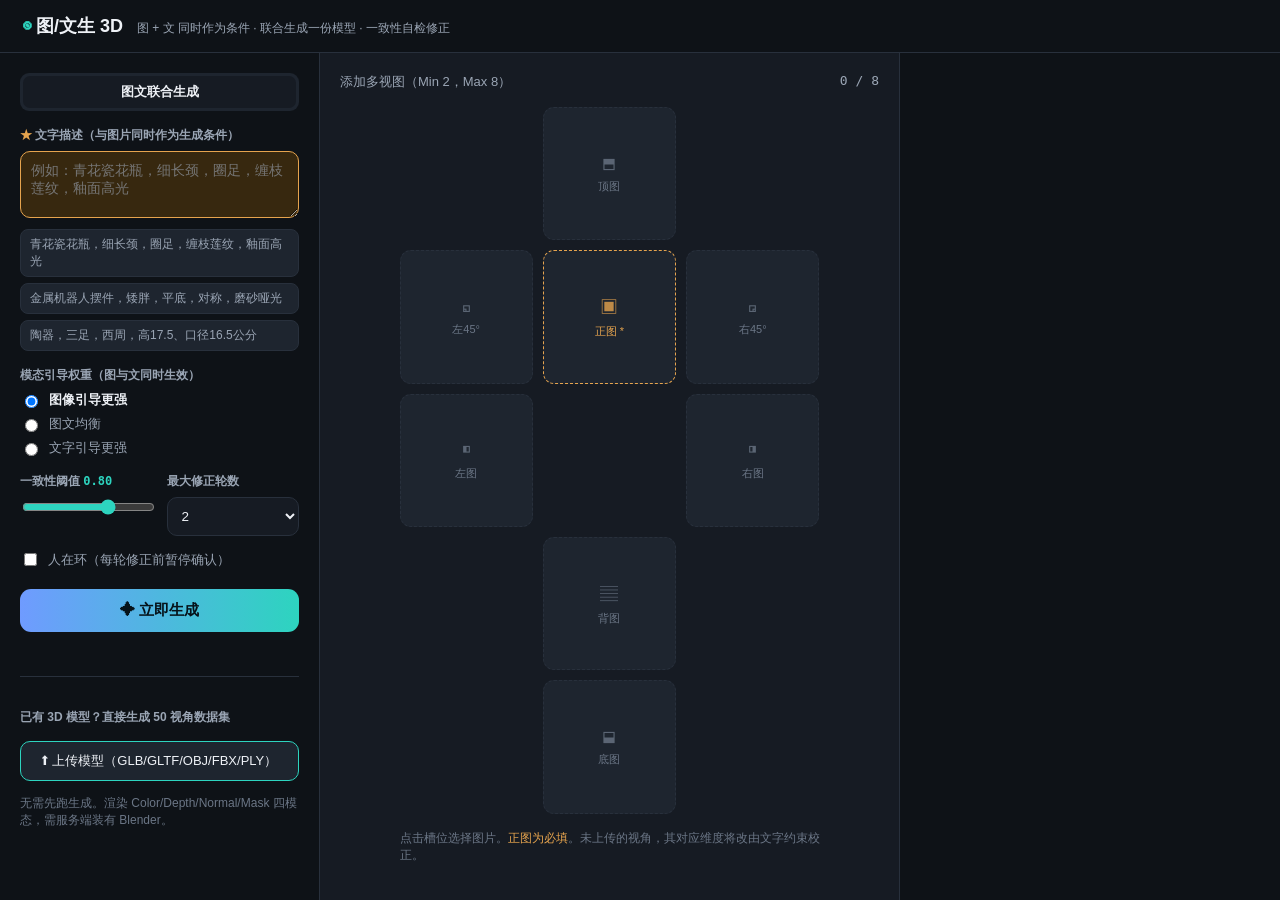
<file: frontend/index.html>
<!doctype html>
<html lang="zh-CN">
<head>
  <meta charset="utf-8" />
  <meta name="viewport" content="width=device-width, initial-scale=1" />
  <title>图/文双通道 3D 生成</title>
  <link rel="stylesheet" href="./styles.css" />
  <script type="importmap">
  { "imports": { "three": "./vendor/three.module.min.js" } }
  </script>
</head>
<body>
  <header class="topbar">
    <div class="brand"><span class="logo">◉</span> 图/文生 3D</div>
    <div class="sub">图 + 文 同时作为条件 · 联合生成一份模型 · 一致性自检修正</div>
  </header>

  <main class="layout">
    <!-- 左侧：输入面板 -->
    <section class="panel">
      <div class="seg" id="modeSeg">
        <span data-v="joint" class="on">图文联合生成</span>
      </div>

      <label class="lbl"><span class="star">★</span> 文字描述（与图片同时作为生成条件）</label>
      <textarea id="prompt" rows="3" placeholder="例如：青花瓷花瓶，细长颈，圈足，缠枝莲纹，釉面高光"></textarea>
      <div class="examples">
        <button class="ex">青花瓷花瓶，细长颈，圈足，缠枝莲纹，釉面高光</button>
        <button class="ex">金属机器人摆件，矮胖，平底，对称，磨砂哑光</button>
        <button class="ex">陶器，三足，西周，高17.5、口径16.5公分</button>
      </div>

      <label class="lbl">模态引导权重（图与文同时生效）</label>
      <div class="strat" id="strat">
        <label class="opt on"><input type="radio" name="strategy" value="image_primary" checked/> 图像引导更强</label>
        <label class="opt"><input type="radio" name="strategy" value="balanced"/> 图文均衡</label>
        <label class="opt"><input type="radio" name="strategy" value="text_correct"/> 文字引导更强</label>
      </div>

      <div class="grid2">
        <div>
          <label class="lbl">一致性阈值 <b id="thVal">0.80</b></label>
          <input type="range" id="threshold" min="0.5" max="0.95" step="0.05" value="0.8"/>
        </div>
        <div>
          <label class="lbl">最大修正轮数</label>
          <select id="maxRounds"><option>1</option><option selected>2</option><option>3</option></select>
        </div>
      </div>

      <label class="opt inline"><input type="checkbox" id="hil"/> 人在环（每轮修正前暂停确认）</label>

      <button id="genBtn" class="gen">✦ 立即生成</button>
      <div id="err" class="err"></div>

      <!-- 已有模型：跳过生成，直接跑后续任务 -->
      <div class="upl">
        <label class="lbl">已有 3D 模型？直接生成 50 视角数据集</label>
        <input type="file" id="upFile" accept=".glb,.gltf,.obj,.fbx,.ply" hidden />
        <button id="upBtn" class="ds-btn">⬆ 上传模型（GLB/GLTF/OBJ/FBX/PLY）</button>
        <div id="upName" class="upl-name"></div>
        <div id="upStatus" class="ds-status"></div>
        <p class="hint">无需先跑生成。渲染 Color/Depth/Normal/Mask 四模态，需服务端装有 Blender。</p>
      </div>
    </section>

    <!-- 中间：多视图上传 -->
    <section class="panel center">
      <div class="phead">添加多视图（Min 2，Max 8）<span id="imgCount">0 / 8</span></div>
      <div class="viewgrid" id="viewgrid"></div>
      <p class="hint">点击槽位选择图片。<span class="req-note">正图为必填</span>。未上传的视角，其对应维度将改由文字约束校正。</p>
    </section>

    <!-- 右侧：进度 + 报告 + 预览 -->
    <section class="panel right">
      <div id="stages" class="stages"></div>
      <div id="viewerWrap" class="viewer" hidden><canvas id="viewer"></canvas></div>
      <div id="report" class="report" hidden></div>
      <div id="decision" class="decision" hidden></div>
      <div id="downloads" class="downloads" hidden></div>
      <div id="dataset" hidden></div>
    </section>
  </main>

  <script type="module" src="./app.js"></script>
</body>
</html>
</file>
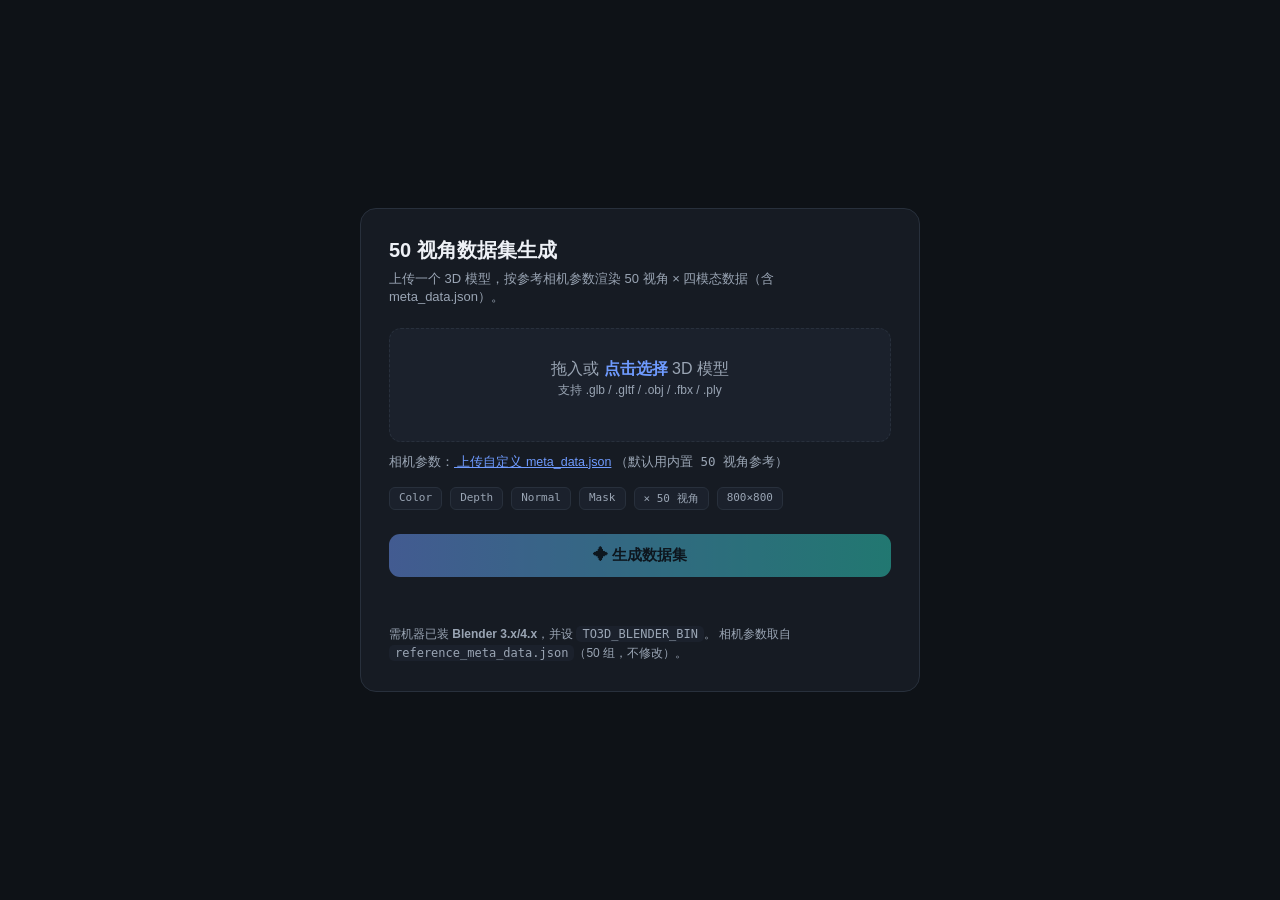
<file: dataset_tool/static/index.html>
<!doctype html>
<html lang="zh-CN">
<head>
  <meta charset="utf-8" />
  <meta name="viewport" content="width=device-width, initial-scale=1" />
  <title>50 视角数据集生成工具</title>
  <style>
    :root{--bg:#0e1217;--card:#161b23;--line:#28303c;--ink:#eef1f6;--muted:#9aa5b4;
      --accent:#2dd4bf;--accent2:#6f9bff;--bad:#f07a7a;
      --sans:-apple-system,BlinkMacSystemFont,"PingFang SC","Microsoft YaHei","Segoe UI",sans-serif;
      --mono:ui-monospace,"SF Mono",Menlo,monospace}
    *{box-sizing:border-box}
    body{margin:0;background:var(--bg);color:var(--ink);font-family:var(--sans);
      display:flex;min-height:100vh;align-items:center;justify-content:center;padding:24px}
    .card{width:100%;max-width:560px;background:var(--card);border:1px solid var(--line);
      border-radius:16px;padding:28px}
    h1{font-size:20px;margin:0 0 6px}
    .sub{color:var(--muted);font-size:13px;margin:0 0 22px}
    .drop{border:1.5px dashed var(--line);border-radius:12px;padding:30px;text-align:center;
      color:var(--muted);cursor:pointer;transition:.15s;background:#1b212c}
    .drop:hover,.drop.over{border-color:var(--accent);color:var(--ink)}
    .drop b{color:var(--accent2)}
    .file{margin-top:12px;font-family:var(--mono);font-size:12.5px;color:var(--ink)}
    .modalities{display:flex;gap:8px;margin:16px 0;flex-wrap:wrap}
    .modalities span{font-size:11px;font-family:var(--mono);background:#1b212c;border:1px solid var(--line);
      color:var(--muted);padding:3px 9px;border-radius:6px}
    button{width:100%;margin-top:8px;background:linear-gradient(90deg,var(--accent2),var(--accent));
      color:#06131a;font-weight:700;font-size:15px;border:none;border-radius:11px;padding:12px;cursor:pointer}
    button:disabled{opacity:.5;cursor:not-allowed}
    .bar{height:8px;background:#1b212c;border-radius:999px;overflow:hidden;margin-top:16px;display:none}
    .bar i{display:block;height:100%;width:0;background:var(--accent);transition:width .3s}
    .status{margin-top:12px;font-size:13px;color:var(--muted);min-height:18px}
    .status a{color:var(--accent)}
    .err{color:var(--bad)}
    .hint{margin-top:18px;font-size:12px;color:var(--muted);line-height:1.6}
    code{font-family:var(--mono);background:#1b212c;padding:1px 6px;border-radius:5px}
  </style>
</head>
<body>
  <div class="card">
    <h1>50 视角数据集生成</h1>
    <p class="sub">上传一个 3D 模型，按参考相机参数渲染 50 视角 × 四模态数据（含 meta_data.json）。</p>

    <div class="drop" id="drop">
      拖入或 <b>点击选择</b> 3D 模型<br>
      <span style="font-size:12px">支持 .glb / .gltf / .obj / .fbx / .ply</span>
      <div class="file" id="fileName"></div>
    </div>
    <input type="file" id="fileInput" accept=".glb,.gltf,.obj,.fbx,.ply" hidden />

    <div style="margin-top:12px;font-size:12.5px;color:var(--muted)">
      相机参数：<label style="color:var(--accent2);cursor:pointer;text-decoration:underline">
        上传自定义 meta_data.json<input type="file" id="metaInput" accept=".json" hidden /></label>
      <span id="metaName" style="font-family:var(--mono)">（默认用内置 50 视角参考）</span>
    </div>

    <div class="modalities">
      <span>Color</span><span>Depth</span><span>Normal</span><span>Mask</span><span>× 50 视角</span><span>800×800</span>
    </div>

    <button id="go" disabled>✦ 生成数据集</button>
    <div class="bar" id="bar"><i></i></div>
    <div class="status" id="status"></div>

    <div class="hint">
      需机器已装 <b>Blender 3.x/4.x</b>，并设 <code>TO3D_BLENDER_BIN</code>。
      相机参数取自 <code>reference_meta_data.json</code>（50 组，不修改）。
    </div>
  </div>

  <script>
    const drop = document.getElementById('drop');
    const input = document.getElementById('fileInput');
    const go = document.getElementById('go');
    const status = document.getElementById('status');
    const bar = document.getElementById('bar');
    const barI = bar.querySelector('i');
    const fileName = document.getElementById('fileName');
    let file = null;

    drop.addEventListener('click', () => input.click());
    drop.addEventListener('dragover', (e) => { e.preventDefault(); drop.classList.add('over'); });
    drop.addEventListener('dragleave', () => drop.classList.remove('over'));
    drop.addEventListener('drop', (e) => {
      e.preventDefault(); drop.classList.remove('over');
      if (e.dataTransfer.files[0]) setFile(e.dataTransfer.files[0]);
    });
    input.addEventListener('change', () => input.files[0] && setFile(input.files[0]));

    function setFile(f) {
      file = f; fileName.textContent = f.name + ' (' + (f.size / 1048576).toFixed(1) + ' MB)';
      go.disabled = false; status.textContent = '';
    }

    const metaInput = document.getElementById('metaInput');
    const metaName = document.getElementById('metaName');
    let metaFile = null;
    metaInput.addEventListener('change', () => {
      metaFile = metaInput.files[0] || null;
      metaName.textContent = metaFile ? '（' + metaFile.name + '）' : '（默认用内置 50 视角参考）';
    });

    go.addEventListener('click', async () => {
      if (!file) return;
      go.disabled = true; status.className = 'status'; status.textContent = '上传中…';
      bar.style.display = 'block'; barI.style.width = '5%';
      try {
        const fd = new FormData(); fd.append('model', file);
        if (metaFile) fd.append('meta', metaFile);
        const r = await fetch('/api/dataset', { method: 'POST', body: fd });
        if (!r.ok) throw new Error((await r.json()).detail || r.statusText);
        poll((await r.json()).dataset_id);
      } catch (e) {
        status.className = 'status err'; status.textContent = '失败：' + e.message; go.disabled = false;
      }
    });

    function poll(id) {
      const tick = async () => {
        try {
          const s = await (await fetch('/api/dataset/' + id)).json();
          if (s.status === 'queued' || s.status === 'running') {
            barI.style.width = Math.max(5, s.progress * 100) + '%';
            status.textContent = '渲染中… ' + (s.progress * 100).toFixed(0) + '%（50 视角 × 4 模态）';
            setTimeout(tick, 2000);
          } else if (s.status === 'done') {
            barI.style.width = '100%';
            status.className = 'status';
            status.innerHTML = '✓ 完成 · <a href="' + s.download + '" download>下载数据集 (zip)</a>';
            go.disabled = false;
          } else {
            status.className = 'status err';
            status.textContent = '失败：' + (s.error || '');
            go.disabled = false;
          }
        } catch (e) {
          status.className = 'status err'; status.textContent = '状态查询失败：' + e.message; go.disabled = false;
        }
      };
      tick();
    }
  </script>
</body>
</html>
</file>
<file: frontend/styles.css>
:root{
  --bg:#0e1217; --surface:#161b23; --surface-2:#1e252f; --line:#28303c;
  --ink:#eef1f6; --muted:#9aa5b4; --faint:#6b7686;
  --img:#6f9bff; --img-soft:#1a2540;
  --txt:#e6a44e; --txt-soft:#37280f;
  --merge:#2dd4bf; --good:#2dd4bf; --warn:#e6a44e; --bad:#f07a7a;
  --mono:ui-monospace,"SF Mono",Menlo,Consolas,monospace;
  --sans:-apple-system,BlinkMacSystemFont,"PingFang SC","Microsoft YaHei","Segoe UI",Roboto,sans-serif;
}
*{box-sizing:border-box}
body{margin:0;background:var(--bg);color:var(--ink);font-family:var(--sans);font-size:14px}
.topbar{display:flex;align-items:baseline;gap:14px;padding:14px 22px;border-bottom:1px solid var(--line)}
.brand{font-size:18px;font-weight:700}.logo{color:var(--merge)}
.sub{color:var(--muted);font-size:12px}
.layout{display:grid;grid-template-columns:320px 1fr 380px;gap:0;height:calc(100vh - 53px)}
@media(max-width:1100px){.layout{grid-template-columns:1fr;height:auto}}
.panel{padding:20px;overflow-y:auto;border-right:1px solid var(--line)}
.panel.right{border-right:none}
.lbl{display:block;font-size:12px;font-weight:650;color:var(--muted);margin:16px 0 7px}
.star{color:var(--txt)}
textarea,select,input[type=text]{width:100%;background:var(--surface);color:var(--ink);
  border:1.5px solid var(--line);border-radius:10px;padding:10px;font-family:var(--sans);font-size:13.5px;resize:vertical}
textarea{border-color:var(--txt);background:var(--txt-soft)}
.examples{display:flex;flex-direction:column;gap:6px;margin-top:8px}
.ex{text-align:left;background:var(--surface-2);border:1px solid var(--line);color:var(--muted);
  border-radius:8px;padding:6px 9px;font-size:12px;cursor:pointer;font-family:var(--sans)}
.ex:hover{color:var(--ink);border-color:var(--txt)}
.seg{display:flex;background:var(--surface-2);border-radius:9px;padding:3px}
.seg span{flex:1;text-align:center;font-size:13px;padding:7px;border-radius:7px;color:var(--muted);cursor:pointer}
.seg span.on{background:var(--surface);color:var(--ink);font-weight:600}
.strat{display:flex;flex-direction:column;gap:6px}
.opt{display:flex;align-items:center;gap:8px;font-size:13px;color:var(--muted);cursor:pointer}
.opt.on,.opt:has(input:checked){color:var(--ink);font-weight:600}
.opt.inline{margin-top:14px}
.grid2{display:grid;grid-template-columns:1fr 1fr;gap:14px}
input[type=range]{width:100%;accent-color:var(--merge)}
#thVal{color:var(--merge);font-family:var(--mono)}
.gen{width:100%;margin-top:20px;background:linear-gradient(90deg,var(--img),var(--merge));
  color:#06131a;font-weight:700;font-size:15px;border:none;border-radius:11px;padding:12px;cursor:pointer}
.gen:disabled{opacity:.5;cursor:not-allowed}
.err{color:var(--bad);font-size:12.5px;margin-top:10px;min-height:16px}

.center{background:var(--surface)}
.phead{display:flex;justify-content:space-between;font-size:13px;color:var(--muted);margin-bottom:16px}
#imgCount{font-family:var(--mono)}
.viewgrid{display:grid;grid-template-columns:repeat(3,1fr);gap:10px;max-width:420px;margin:0 auto}
.slot{aspect-ratio:1;border:1.5px dashed var(--line);border-radius:11px;display:flex;flex-direction:column;
  align-items:center;justify-content:center;gap:5px;font-size:11px;color:var(--faint);cursor:pointer;
  background:var(--surface-2);text-align:center;overflow:hidden;position:relative;padding:4px}
.slot:hover{border-color:var(--img)}
.slot.filled{border-style:solid;border-color:var(--img);color:var(--img)}
.slot.req{border-color:var(--txt);color:var(--txt)}
.slot.req.filled{border-color:var(--good);color:var(--good)}
.slot .ic{font-size:18px;opacity:.8}
.slot img{position:absolute;inset:0;width:100%;height:100%;object-fit:cover}
.slot .rm{position:absolute;top:3px;right:5px;background:rgba(0,0,0,.6);border-radius:50%;
  width:16px;height:16px;line-height:15px;font-size:11px;color:#fff;z-index:2}
.hint{color:var(--faint);font-size:12px;margin-top:16px;max-width:420px;margin-inline:auto}
.req-note{color:var(--txt)}
.empty{visibility:hidden}

.stages{display:flex;flex-direction:column;gap:8px;margin-bottom:16px}
.stage{display:flex;align-items:center;gap:10px;font-size:13px;color:var(--faint)}
.stage .b{width:9px;height:9px;border-radius:50%;background:var(--line);flex-shrink:0}
.stage.active{color:var(--ink);font-weight:600}.stage.active .b{background:var(--merge);box-shadow:0 0 0 4px color-mix(in srgb,var(--merge) 25%,transparent)}
.stage.done .b{background:var(--good)}
.stage .r{margin-left:auto;font-family:var(--mono);font-size:11px;color:var(--merge)}

.viewer{width:100%;aspect-ratio:1;background:radial-gradient(circle at 50% 35%,#1b2430,#0c1015);
  border:1px solid var(--line);border-radius:14px;margin-bottom:16px;overflow:hidden}
.viewer canvas{width:100%;height:100%;display:block}

.report{background:var(--surface);border:1px solid var(--line);border-radius:14px;padding:18px;margin-bottom:14px}
.report h4{margin:0 0 4px;font-size:14px}
.report .ov{font-family:var(--mono);font-size:12px;color:var(--muted);margin-bottom:14px}
.dimrow{display:grid;grid-template-columns:64px 1fr 40px;gap:10px;align-items:center;margin-bottom:9px}
.dimrow .nm{font-size:13px;font-weight:600}
.dimrow .nm small{display:block;font-family:var(--mono);font-size:9px;color:var(--faint);font-weight:400}
.bar{height:8px;border-radius:999px;background:var(--surface-2);overflow:hidden}
.bar i{display:block;height:100%;border-radius:999px}
.dimrow .v{font-family:var(--mono);font-size:12px;text-align:right}
.dimrow .auth{grid-column:1 / -1;font-size:11px;color:var(--faint);margin:-4px 0 4px 74px}
.auth .tag{font-family:var(--mono);padding:1px 6px;border-radius:5px;font-size:10px}
.tag.text{background:var(--txt-soft);color:var(--txt)}
.tag.image{background:var(--img-soft);color:var(--img)}
.tag.low_confidence{background:var(--surface-2);color:var(--muted)}
.tag.kept{background:rgba(230,164,78,.16);color:var(--warn)}
.report .note{font-size:11.5px;line-height:1.55;color:var(--warn);background:rgba(230,164,78,.09);
  border-left:2px solid var(--warn);border-radius:0 6px 6px 0;padding:7px 10px;margin:0 0 12px}

.decision{background:var(--surface);border:1.5px solid var(--warn);border-radius:14px;padding:16px;margin-bottom:14px}
.decision h4{margin:0 0 10px;color:var(--warn);font-size:14px}
.decision .acts{display:flex;flex-wrap:wrap;gap:8px}
.decision button{background:var(--surface-2);border:1px solid var(--line);color:var(--ink);
  border-radius:8px;padding:7px 12px;font-size:12.5px;cursor:pointer}
.decision button.primary{background:var(--warn);color:#241706;border-color:var(--warn);font-weight:700}

.downloads{display:flex;gap:10px}
.downloads a{flex:1;text-align:center;background:var(--surface-2);border:1px solid var(--line);
  color:var(--ink);border-radius:9px;padding:9px;text-decoration:none;font-size:13px}
.downloads a:hover{border-color:var(--merge)}
.ds-btn{width:100%;margin-top:12px;background:var(--surface-2);border:1px solid var(--merge);
  color:var(--ink);border-radius:10px;padding:10px;font-size:13px;cursor:pointer;font-family:var(--sans)}
.ds-btn:hover:not(:disabled){background:color-mix(in srgb,var(--merge) 14%,transparent)}
.ds-btn:disabled{opacity:.55;cursor:not-allowed}
.ds-status{font-size:12.5px;color:var(--muted);margin-top:8px}
.ds-status a{color:var(--merge)}

/* 上传已有模型 → 直接跑后续任务 */
.upl{margin-top:18px;padding-top:16px;border-top:1px solid var(--line)}
.upl .ds-btn{margin-top:8px}
.upl .hint{margin-top:8px}
.upl-name{font-family:var(--mono);font-size:11px;color:var(--faint);margin-top:6px;
  overflow:hidden;text-overflow:ellipsis;white-space:nowrap}
</file>
